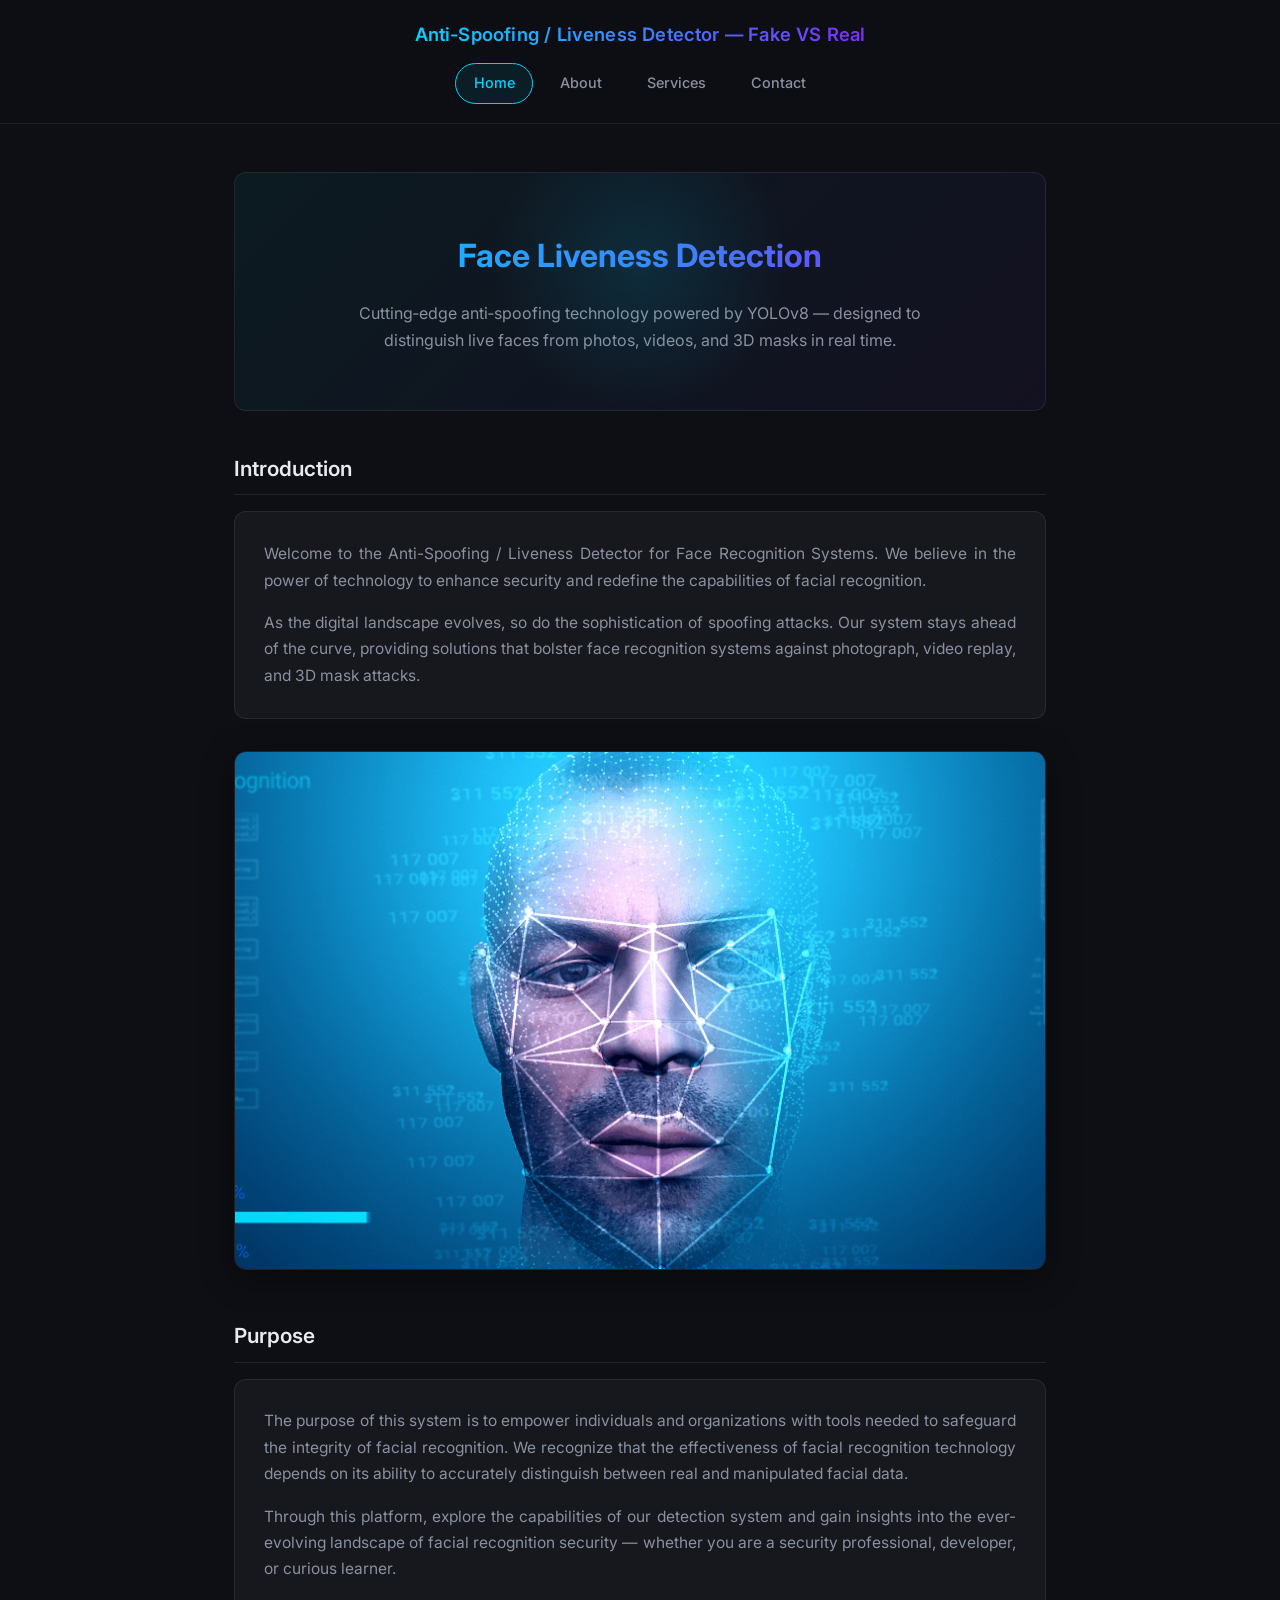
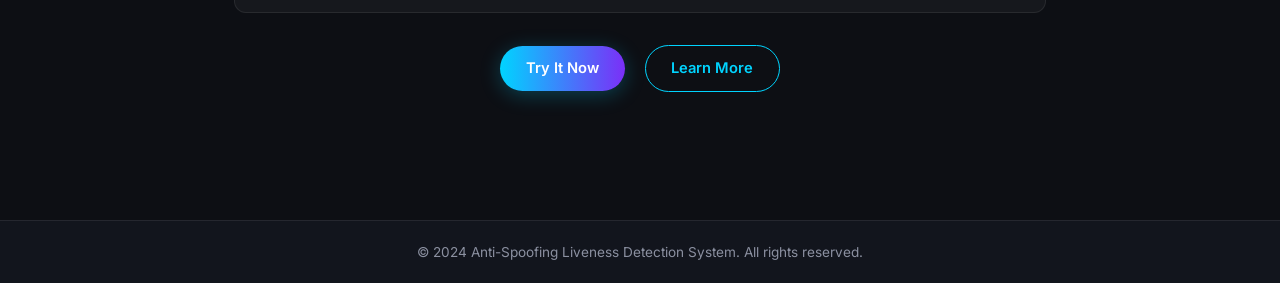
<file: index.html>
<!DOCTYPE html>
<html lang="en">

<head>
    <meta charset="UTF-8">
    <meta name="viewport" content="width=device-width, initial-scale=1.0">
    <meta name="description" content="Anti-Spoofing and Liveness Detection for Face Recognition — distinguishing real faces from fake ones using YOLOv8.">
    <title>AntiSpoofing — Face Liveness Detection</title>
    <link rel="stylesheet" href="style.css">
</head>

<body>
    <header>
        <h1>Anti-Spoofing / Liveness Detector &mdash; Fake VS Real</h1>
        <nav>
            <ul>
                <li><a href="index.html" class="active">Home</a></li>
                <li><a href="about.html">About</a></li>
                <li><a href="newser.html">Services</a></li>
                <li><a href="contact.html">Contact</a></li>
            </ul>
        </nav>
    </header>

    <main>
        <div class="hero">
            <h1>Face Liveness Detection</h1>
            <p>Cutting‑edge anti‑spoofing technology powered by YOLOv8 — designed to distinguish live faces from photos, videos, and 3D masks in real time.</p>
        </div>

        <h2 class="section-heading">Introduction</h2>
        <div class="card">
            <p>Welcome to the Anti-Spoofing / Liveness Detector for Face Recognition Systems. We believe in the power of technology to enhance security and redefine the capabilities of facial recognition.</p>
            <p style="margin-top:1rem;">As the digital landscape evolves, so do the sophistication of spoofing attacks. Our system stays ahead of the curve, providing solutions that bolster face recognition systems against photograph, video replay, and 3D mask attacks.</p>
        </div>

        <div class="face_recog">
            <img src="images/index.png" alt="Anti-spoofing detection demo">
        </div>

        <h2 class="section-heading">Purpose</h2>
        <div class="card">
            <p>The purpose of this system is to empower individuals and organizations with tools needed to safeguard the integrity of facial recognition. We recognize that the effectiveness of facial recognition technology depends on its ability to accurately distinguish between real and manipulated facial data.</p>
            <p style="margin-top:1rem;">Through this platform, explore the capabilities of our detection system and gain insights into the ever-evolving landscape of facial recognition security — whether you are a security professional, developer, or curious learner.</p>
        </div>

        <div style="text-align:center; margin-top:2rem;">
            <a href="newser.html" class="btn btn-primary">Try It Now</a>
            <a href="about.html" class="btn btn-outline" style="margin-left:1rem;">Learn More</a>
        </div>
    </main>

    <footer>
        <p>&copy; 2024 Anti-Spoofing Liveness Detection System. All rights reserved.</p>
    </footer>
</body>

</html>
</file>
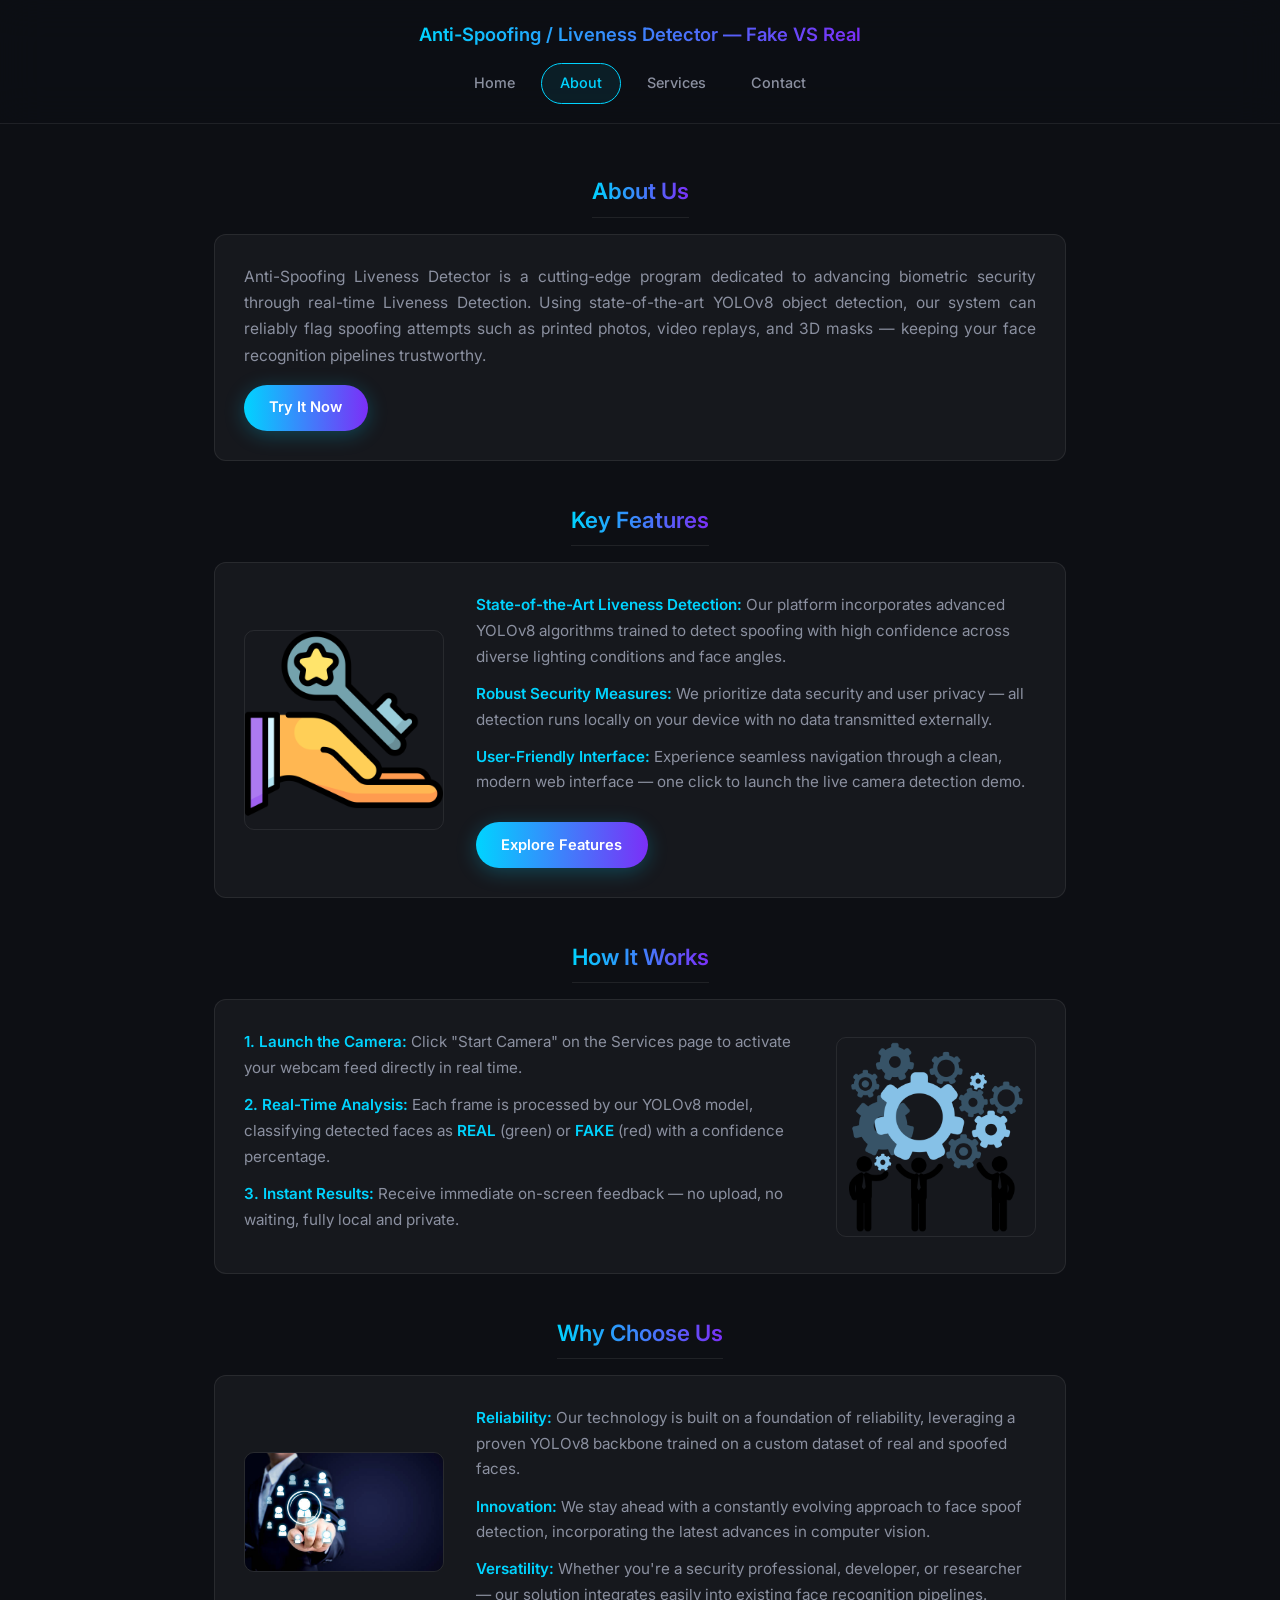
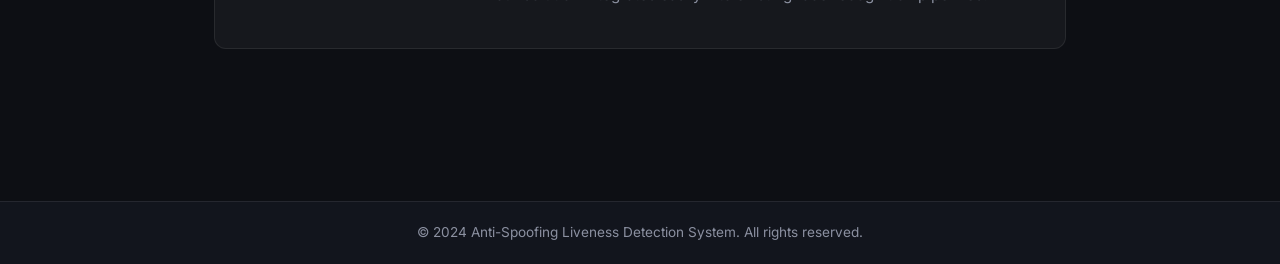
<file: about.html>
<!DOCTYPE html>
<html lang="en">

<head>
    <meta charset="UTF-8">
    <meta name="viewport" content="width=device-width, initial-scale=1.0">
    <meta name="description" content="About the Anti-Spoofing Liveness Detection System — features, how it works, and why it matters.">
    <title>About — AntiSpoofing Liveness Detector</title>
    <link rel="stylesheet" href="about.css">
</head>

<body>
    <header>
        <h1>Anti-Spoofing / Liveness Detector &mdash; Fake VS Real</h1>
        <nav>
            <ul>
                <li><a href="index.html">Home</a></li>
                <li><a href="about.html" class="active">About</a></li>
                <li><a href="newser.html">Services</a></li>
                <li><a href="contact.html">Contact</a></li>
            </ul>
        </nav>
    </header>

    <div class="page-content">

        <div class="section-title"><h3>About Us</h3></div>
        <div class="card">
            <p>Anti-Spoofing Liveness Detector is a cutting-edge program dedicated to advancing biometric security through real-time Liveness Detection. Using state-of-the-art YOLOv8 object detection, our system can reliably flag spoofing attempts such as printed photos, video replays, and 3D masks — keeping your face recognition pipelines trustworthy.</p>
            <a href="newser.html" class="btn btn-primary">Try It Now</a>
        </div>

        <div class="section-title"><h3>Key Features</h3></div>
        <div class="feature-block">
            <img src="images/6954763.png" alt="Key Features">
            <div class="text-block">
                <p><b>State-of-the-Art Liveness Detection:</b> Our platform incorporates advanced YOLOv8 algorithms trained to detect spoofing with high confidence across diverse lighting conditions and face angles.</p>
                <p><b>Robust Security Measures:</b> We prioritize data security and user privacy — all detection runs locally on your device with no data transmitted externally.</p>
                <p><b>User-Friendly Interface:</b> Experience seamless navigation through a clean, modern web interface — one click to launch the live camera detection demo.</p>
                <a href="newser.html" class="btn btn-primary">Explore Features</a>
            </div>
        </div>

        <div class="section-title"><h3>How It Works</h3></div>
        <div class="feature-block">
            <div class="text-block">
                <p><b>1. Launch the Camera:</b> Click "Start Camera" on the Services page to activate your webcam feed directly in real time.</p>
                <p><b>2. Real-Time Analysis:</b> Each frame is processed by our YOLOv8 model, classifying detected faces as <b>REAL</b> (green) or <b>FAKE</b> (red) with a confidence percentage.</p>
                <p><b>3. Instant Results:</b> Receive immediate on-screen feedback — no upload, no waiting, fully local and private.</p>
            </div>
            <img src="images/how-it-works.png" alt="How It Works">
        </div>

        <div class="section-title"><h3>Why Choose Us</h3></div>
        <div class="feature-block">
            <img src="images/istockphoto-864811534-612x612.png" alt="Why Choose Us">
            <div class="text-block">
                <p><b>Reliability:</b> Our technology is built on a foundation of reliability, leveraging a proven YOLOv8 backbone trained on a custom dataset of real and spoofed faces.</p>
                <p><b>Innovation:</b> We stay ahead with a constantly evolving approach to face spoof detection, incorporating the latest advances in computer vision.</p>
                <p><b>Versatility:</b> Whether you're a security professional, developer, or researcher — our solution integrates easily into existing face recognition pipelines.</p>
            </div>
        </div>

    </div>

    <footer>
        <p>&copy; 2024 Anti-Spoofing Liveness Detection System. All rights reserved.</p>
    </footer>
</body>

</html>
</file>
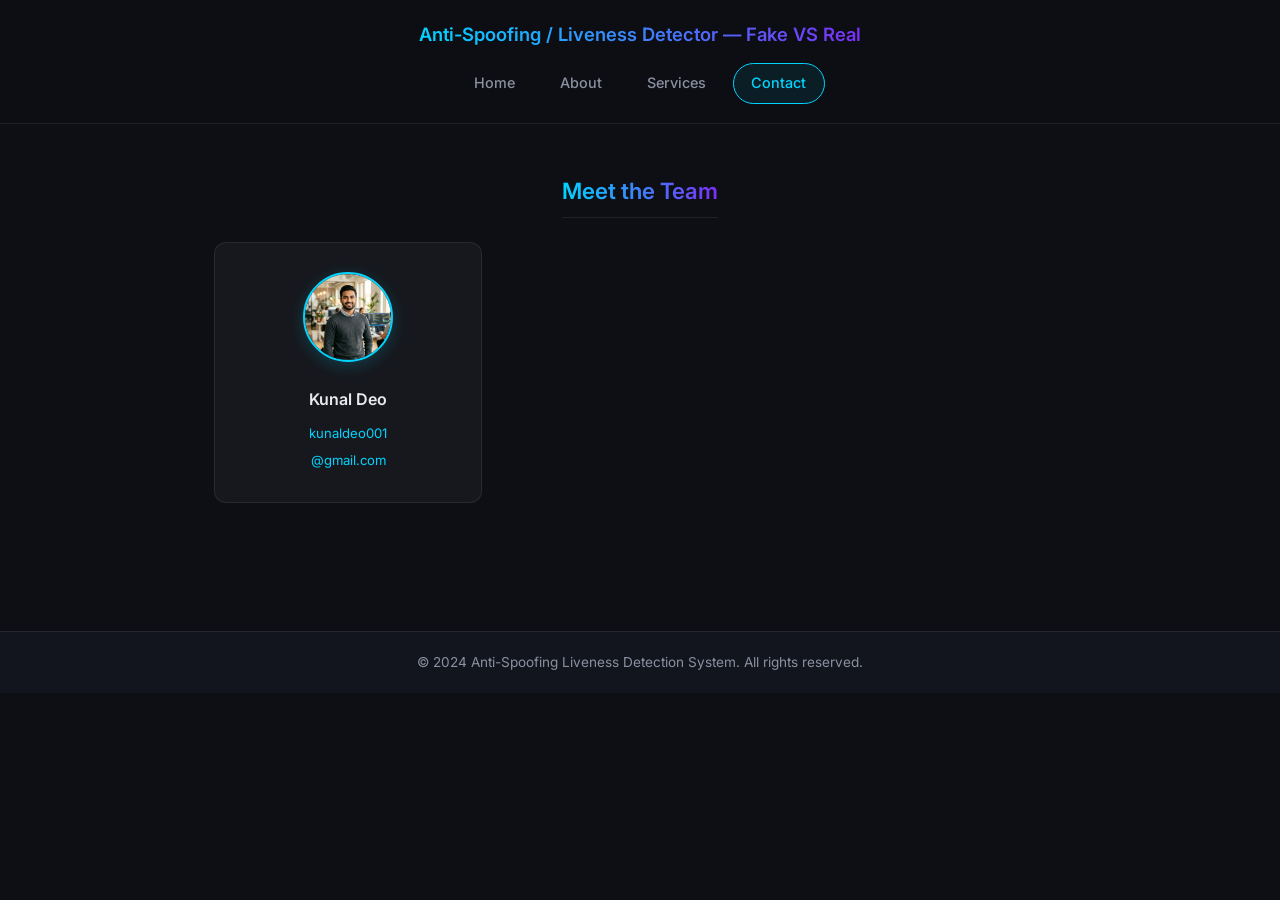
<file: contact.html>
<!DOCTYPE html>
<html lang="en">

<head>
    <meta charset="UTF-8">
    <meta name="viewport" content="width=device-width, initial-scale=1.0">
    <meta name="description" content="Contact Kunal Deo — the developer behind the Anti-Spoofing Liveness Detection system.">
    <title>Contact — AntiSpoofing Liveness Detector</title>
    <link rel="stylesheet" href="about.css">
    <style>
        .team-grid {
            display: grid;
            grid-template-columns: repeat(auto-fill, minmax(200px, 1fr));
            gap: 1.5rem;
            margin-top: 1.5rem;
        }

        .team-card {
            background: var(--surface);
            border: 1px solid var(--border);
            border-radius: var(--radius);
            padding: 1.8rem 1.2rem;
            text-align: center;
            transition: var(--transition);
        }

        .team-card:hover {
            background: var(--surface-hover);
            border-color: rgba(0, 212, 255, 0.25);
            transform: translateY(-4px);
        }

        .team-card img {
            width: 90px;
            height: 90px;
            border-radius: 50%;
            object-fit: cover;
            border: 2px solid var(--accent1);
            margin-bottom: 1rem;
            box-shadow: 0 4px 16px rgba(0, 212, 255, 0.2);
        }

        .team-card .name {
            font-weight: 600;
            font-size: 1rem;
            color: var(--text-primary);
            margin-bottom: 0.35rem;
        }

        .team-card a {
            color: var(--accent1);
            text-decoration: none;
            font-size: 0.82rem;
            word-break: break-all;
            transition: var(--transition);
        }

        .team-card a:hover {
            text-decoration: underline;
        }
    </style>
</head>

<body>
    <header>
        <h1>Anti-Spoofing / Liveness Detector &mdash; Fake VS Real</h1>
        <nav>
            <ul>
                <li><a href="index.html">Home</a></li>
                <li><a href="about.html">About</a></li>
                <li><a href="newser.html">Services</a></li>
                <li><a href="contact.html" class="active">Contact</a></li>
            </ul>
        </nav>
    </header>

    <div class="page-content">
        <div class="section-title"><h3>Meet the Team</h3></div>

        <div class="team-grid">
            <div class="team-card">
                <img src="images/kunal.png" alt="Kunal Deo">
                <div class="name">Kunal Deo</div>
                <a href="mailto:kunaldeo001@gmail.com">kunaldeo001<br>@gmail.com</a>
            </div>
        </div>
    </div>

    <footer>
        <p>&copy; 2024 Anti-Spoofing Liveness Detection System. All rights reserved.</p>
    </footer>
</body>

</html>
</file>
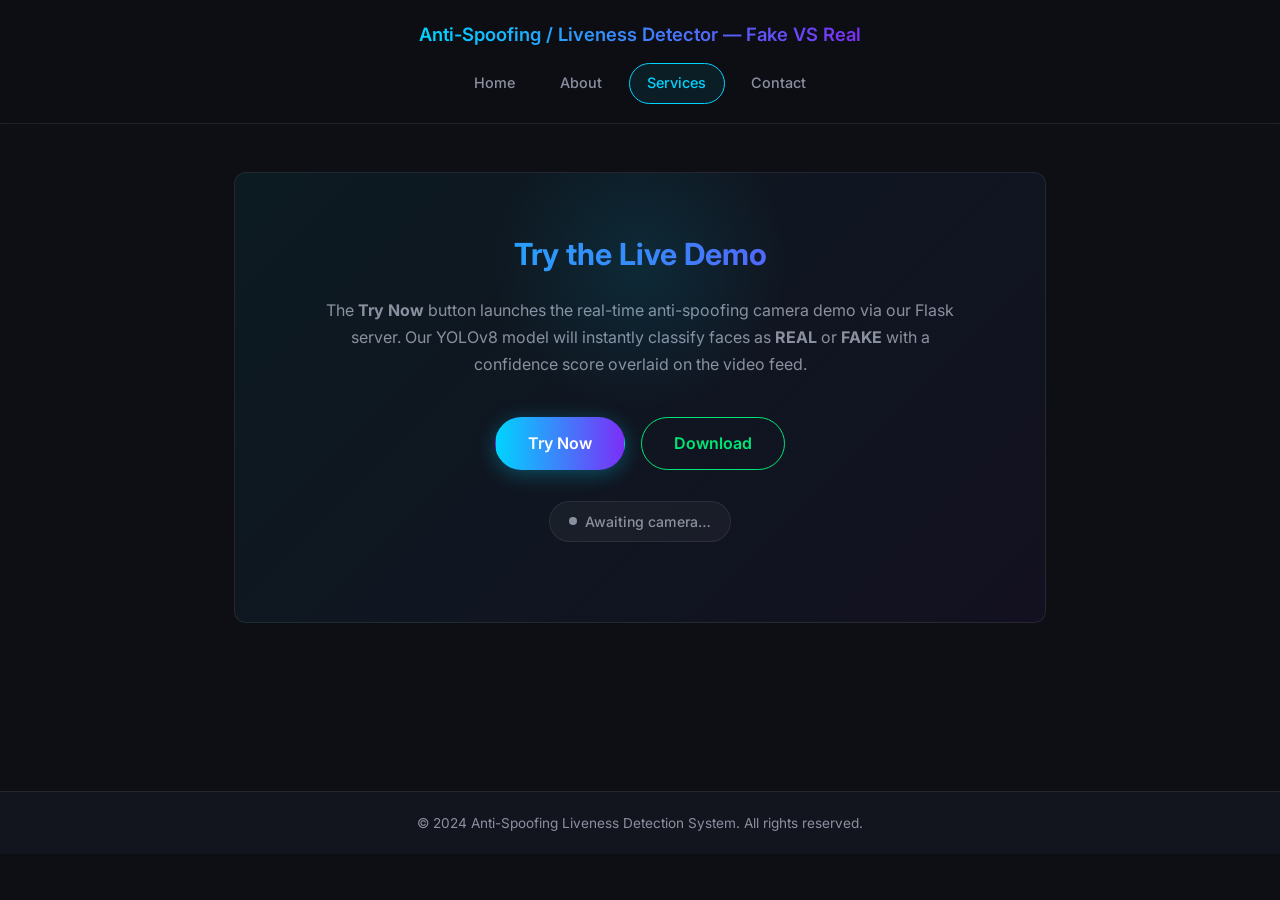
<file: newser.html>
<!DOCTYPE html>
<html lang="en">

<head>
    <meta charset="UTF-8">
    <meta name="viewport" content="width=device-width, initial-scale=1.0">
    <meta name="description" content="Try the Anti-Spoofing Liveness Detection demo — launch the real-time camera detection directly from your browser.">
    <title>Services — AntiSpoofing Liveness Detector</title>
    <link rel="stylesheet" href="newser.css">
</head>

<body>
    <header>
        <h1>Anti-Spoofing / Liveness Detector &mdash; Fake VS Real</h1>
        <nav>
            <ul>
                <li><a href="index.html">Home</a></li>
                <li><a href="about.html">About</a></li>
                <li><a href="newser.html" class="active">Services</a></li>
                <li><a href="contact.html">Contact</a></li>
            </ul>
        </nav>
    </header>

    <div class="page-content">
        <div class="services-hero">
            <h2>Try the Live Demo</h2>
            <p>The <strong>Try Now</strong> button launches the real-time anti-spoofing camera demo via our Flask server. Our YOLOv8 model will instantly classify faces as <strong>REAL</strong> or <strong>FAKE</strong> with a confidence score overlaid on the video feed.</p>
            <a class="btn btn-start" href="http://127.0.0.1:5000">Try Now</a>
            <a class="btn btn-download" href="Anti-Spoof Program.zip" download="Anti_Spoof_Program">Download</a>

            <div class="status-area">
                <span id="status-badge"><span class="dot"></span> Awaiting camera…</span>
            </div>
        </div>
    </div>

    <footer>
        <p>&copy; 2024 Anti-Spoofing Liveness Detection System. All rights reserved.</p>
    </footer>
</body>

</html>
</file>
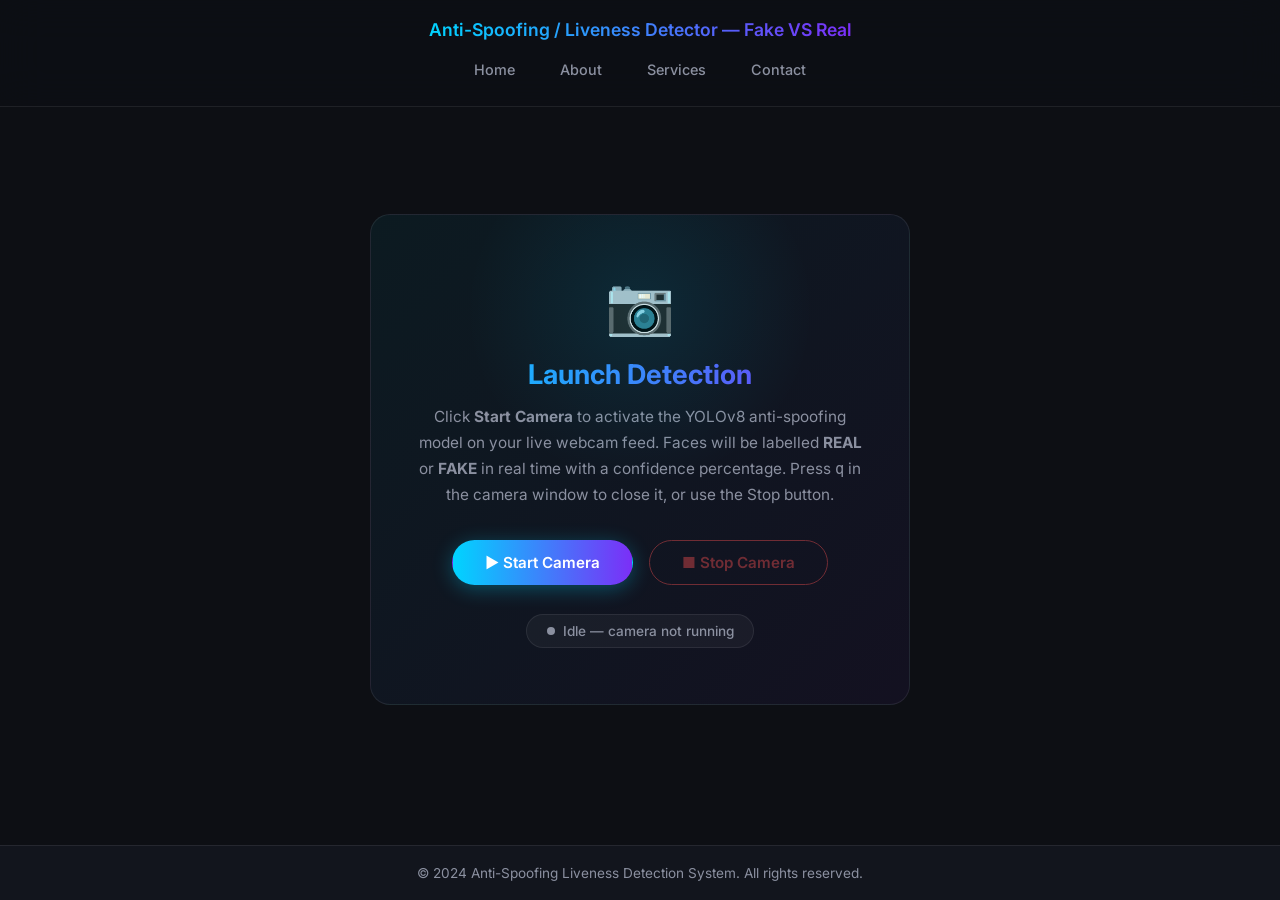
<file: templates/services.html>
<!DOCTYPE html>
<html lang="en">

<head>
    <meta charset="UTF-8">
    <meta name="viewport" content="width=device-width, initial-scale=1.0">
    <meta name="description" content="Launch the live anti-spoofing camera demo directly from this page.">
    <title>Start Detection — AntiSpoofing</title>
    <link rel="preconnect" href="https://fonts.googleapis.com">
    <link rel="stylesheet" href="https://fonts.googleapis.com/css2?family=Inter:wght@300;400;500;600;700&display=swap">
    <style>
        *, *::before, *::after { box-sizing: border-box; margin: 0; padding: 0; }

        :root {
            --bg: #0d0f14;
            --bg2: #12151d;
            --surface: rgba(255,255,255,0.04);
            --surface-hover: rgba(255,255,255,0.08);
            --border: rgba(255,255,255,0.08);
            --accent1: #00d4ff;
            --accent2: #7b2ff7;
            --text-primary: #e8eaf0;
            --text-secondary: #8b90a0;
            --success: #00e676;
            --danger: #ff5252;
            --radius: 12px;
        }

        body {
            font-family: 'Inter', sans-serif;
            background: var(--bg);
            color: var(--text-primary);
            min-height: 100vh;
            display: flex;
            flex-direction: column;
        }

        header {
            background: rgba(13,15,20,0.85);
            backdrop-filter: blur(20px);
            -webkit-backdrop-filter: blur(20px);
            border-bottom: 1px solid var(--border);
            padding: 1.2rem 2rem;
            display: flex;
            flex-direction: column;
            align-items: center;
            gap: 0.8rem;
        }

        header h1 {
            font-size: 1.1rem;
            font-weight: 600;
            background: linear-gradient(90deg, var(--accent1), var(--accent2));
            -webkit-background-clip: text;
            -webkit-text-fill-color: transparent;
            background-clip: text;
            text-align: center;
        }

        nav ul {
            list-style: none;
            display: flex;
            gap: 0.5rem;
            flex-wrap: wrap;
            justify-content: center;
        }

        nav ul li a {
            color: var(--text-secondary);
            text-decoration: none;
            font-size: 0.9rem;
            font-weight: 500;
            padding: 0.45rem 1.1rem;
            border-radius: 50px;
            border: 1px solid transparent;
            transition: 0.3s ease;
            display: inline-block;
        }

        nav ul li a:hover, nav ul li a.active {
            color: var(--accent1);
            border-color: var(--accent1);
            background: rgba(0,212,255,0.08);
        }

        main {
            flex: 1;
            display: flex;
            align-items: center;
            justify-content: center;
            padding: 3rem 1.5rem 5rem;
        }

        .launch-card {
            background: linear-gradient(135deg, rgba(0,212,255,0.06), rgba(123,47,247,0.06));
            border: 1px solid var(--border);
            border-radius: 20px;
            padding: 3.5rem 2.5rem;
            text-align: center;
            max-width: 540px;
            width: 100%;
            position: relative;
            overflow: hidden;
        }

        .launch-card::before {
            content: '';
            position: absolute;
            top: -80px; left: 50%;
            transform: translateX(-50%);
            width: 350px; height: 350px;
            background: radial-gradient(circle, rgba(0,212,255,0.1), transparent 70%);
            pointer-events: none;
        }

        .camera-icon {
            font-size: 3.5rem;
            margin-bottom: 1.2rem;
            display: block;
        }

        .launch-card h2 {
            font-size: 1.7rem;
            font-weight: 700;
            margin-bottom: 0.8rem;
            background: linear-gradient(90deg, var(--accent1), var(--accent2));
            -webkit-background-clip: text;
            -webkit-text-fill-color: transparent;
            background-clip: text;
        }

        .launch-card p {
            color: var(--text-secondary);
            font-size: 0.96rem;
            margin-bottom: 2rem;
            line-height: 1.7;
        }

        .btn-row {
            display: flex;
            gap: 1rem;
            justify-content: center;
            flex-wrap: wrap;
        }

        .btn {
            padding: 0.75rem 2rem;
            border-radius: 50px;
            font-size: 0.95rem;
            font-weight: 600;
            cursor: pointer;
            border: 1.5px solid transparent;
            font-family: 'Inter', sans-serif;
            transition: 0.3s ease;
        }

        #startBtn {
            background: linear-gradient(90deg, var(--accent1), var(--accent2));
            color: #fff;
            box-shadow: 0 4px 20px rgba(0,212,255,0.3);
        }

        #startBtn:hover:not(:disabled) {
            transform: translateY(-2px);
            box-shadow: 0 6px 28px rgba(0,212,255,0.5);
        }

        #startBtn:disabled { opacity: 0.5; cursor: not-allowed; }

        #stopBtn {
            background: transparent;
            color: var(--danger);
            border-color: var(--danger);
        }

        #stopBtn:hover:not(:disabled) {
            background: rgba(255,82,82,0.1);
            transform: translateY(-2px);
        }

        #stopBtn:disabled { opacity: 0.4; cursor: not-allowed; }

        /* Status badge */
        #status-badge {
            display: inline-flex;
            align-items: center;
            gap: 0.5rem;
            padding: 0.5rem 1.2rem;
            border-radius: 50px;
            font-size: 0.85rem;
            font-weight: 500;
            background: var(--surface);
            border: 1px solid var(--border);
            color: var(--text-secondary);
            margin-top: 1.8rem;
            transition: 0.3s ease;
        }

        #status-badge.idle    { border-color: var(--border); color: var(--text-secondary); }
        #status-badge.running { background: rgba(0,230,118,0.1); border-color: var(--success); color: var(--success); }
        #status-badge.error   { background: rgba(255,82,82,0.1); border-color: var(--danger); color: var(--danger); }

        .dot {
            width: 8px; height: 8px;
            border-radius: 50%;
            background: currentColor;
        }

        .dot.pulse { animation: pulse 1.5s infinite; }

        @keyframes pulse {
            0%,100% { opacity:1; transform:scale(1); }
            50%      { opacity:0.35; transform:scale(0.65); }
        }

        footer {
            text-align: center;
            padding: 1.2rem;
            color: var(--text-secondary);
            font-size: 0.85rem;
            border-top: 1px solid var(--border);
            background: var(--bg2);
        }
    </style>
</head>

<body>
    <header>
        <h1>Anti-Spoofing / Liveness Detector &mdash; Fake VS Real</h1>
        <nav>
            <ul>
                <li><a href="/index.html">Home</a></li>
                <li><a href="/about.html">About</a></li>
                <li><a href="/newser.html">Services</a></li>
                <li><a href="/contact.html">Contact</a></li>
            </ul>
        </nav>
    </header>

    <main>
        <div class="launch-card">
            <span class="camera-icon">📷</span>
            <h2>Launch Detection</h2>
            <p>Click <strong>Start Camera</strong> to activate the YOLOv8 anti-spoofing model on your live webcam feed. Faces will be labelled <strong>REAL</strong> or <strong>FAKE</strong> in real time with a confidence percentage. Press <kbd>q</kbd> in the camera window to close it, or use the Stop button.</p>

            <div class="btn-row">
                <button class="btn" id="startBtn">▶ Start Camera</button>
                <button class="btn" id="stopBtn" disabled>■ Stop Camera</button>
            </div>

            <div id="status-badge" class="idle">
                <span class="dot"></span>
                <span id="status-text">Idle — camera not running</span>
            </div>
        </div>
    </main>

    <footer>
        <p>&copy; 2024 Anti-Spoofing Liveness Detection System. All rights reserved.</p>
    </footer>

    <script>
        const startBtn = document.getElementById('startBtn');
        const stopBtn  = document.getElementById('stopBtn');
        const badge    = document.getElementById('status-badge');
        const statusTxt = document.getElementById('status-text');
        const dot      = badge.querySelector('.dot');

        function setStatus(state, message) {
            badge.className = state;
            statusTxt.textContent = message;
            dot.className = state === 'running' ? 'dot pulse' : 'dot';
        }

        startBtn.addEventListener('click', async () => {
            startBtn.disabled = true;
            setStatus('idle', 'Starting camera…');
            try {
                const res  = await fetch('/run_python_program');
                const data = await res.json();
                if (data.status === 'started' || data.status === 'already_running') {
                    setStatus('running', data.status === 'started'
                        ? `Camera running (PID ${data.pid})`
                        : 'Camera already running');
                    stopBtn.disabled = false;
                } else {
                    setStatus('error', `Error: ${data.message}`);
                    startBtn.disabled = false;
                }
            } catch (err) {
                setStatus('error', 'Failed to connect to server.');
                startBtn.disabled = false;
            }
        });

        stopBtn.addEventListener('click', async () => {
            stopBtn.disabled = true;
            setStatus('idle', 'Stopping camera…');
            try {
                const res  = await fetch('/stop_python_program');
                const data = await res.json();
                setStatus('idle', 'Camera stopped.');
                startBtn.disabled = false;
            } catch (err) {
                setStatus('error', 'Failed to stop the camera.');
                stopBtn.disabled = false;
            }
        });
    </script>
</body>

</html>
</file>
<file: style.css>
@import url('https://fonts.googleapis.com/css2?family=Inter:wght@300;400;500;600;700&display=swap');

*, *::before, *::after {
    box-sizing: border-box;
    margin: 0;
    padding: 0;
}

:root {
    --bg: #0d0f14;
    --bg2: #12151d;
    --surface: rgba(255, 255, 255, 0.04);
    --surface-hover: rgba(255, 255, 255, 0.08);
    --border: rgba(255, 255, 255, 0.08);
    --accent1: #00d4ff;
    --accent2: #7b2ff7;
    --text-primary: #e8eaf0;
    --text-secondary: #8b90a0;
    --success: #00e676;
    --danger: #ff5252;
    --radius: 12px;
    --transition: 0.3s ease;
}

html { scroll-behavior: smooth; }

body {
    font-family: 'Inter', sans-serif;
    background: var(--bg);
    color: var(--text-primary);
    min-height: 100vh;
    line-height: 1.7;
}

/* ── Header ── */
header {
    background: rgba(13, 15, 20, 0.85);
    backdrop-filter: blur(20px);
    -webkit-backdrop-filter: blur(20px);
    border-bottom: 1px solid var(--border);
    padding: 1.2rem 2rem;
    position: sticky;
    top: 0;
    z-index: 100;
    display: flex;
    flex-direction: column;
    align-items: center;
    gap: 0.8rem;
}

header h1 {
    font-size: 1.15rem;
    font-weight: 600;
    background: linear-gradient(90deg, var(--accent1), var(--accent2));
    -webkit-background-clip: text;
    -webkit-text-fill-color: transparent;
    background-clip: text;
    text-align: center;
    letter-spacing: 0.01em;
}

/* ── Nav ── */
nav ul {
    list-style: none;
    display: flex;
    gap: 0.5rem;
    flex-wrap: wrap;
    justify-content: center;
}

nav ul li a {
    color: var(--text-secondary);
    text-decoration: none;
    font-size: 0.9rem;
    font-weight: 500;
    padding: 0.45rem 1.1rem;
    border-radius: 50px;
    border: 1px solid transparent;
    transition: var(--transition);
    display: inline-block;
}

nav ul li a:hover,
nav ul li a.active {
    color: var(--accent1);
    border-color: var(--accent1);
    background: rgba(0, 212, 255, 0.08);
}

/* ── Main Content ── */
main {
    max-width: 860px;
    margin: 3rem auto;
    padding: 0 1.5rem 5rem;
}

/* ── Hero ── */
.hero {
    text-align: center;
    padding: 3.5rem 2rem;
    background: linear-gradient(135deg, rgba(0,212,255,0.06), rgba(123,47,247,0.06));
    border: 1px solid var(--border);
    border-radius: var(--radius);
    margin-bottom: 2.5rem;
    position: relative;
    overflow: hidden;
}

.hero::before {
    content: '';
    position: absolute;
    top: -60px; left: 50%;
    transform: translateX(-50%);
    width: 300px; height: 300px;
    background: radial-gradient(circle, rgba(0,212,255,0.12), transparent 70%);
    pointer-events: none;
}

.hero h1 {
    font-size: 2rem;
    font-weight: 700;
    background: linear-gradient(90deg, var(--accent1), var(--accent2));
    -webkit-background-clip: text;
    -webkit-text-fill-color: transparent;
    background-clip: text;
    margin-bottom: 1rem;
}

.hero p {
    color: var(--text-secondary);
    max-width: 620px;
    margin: 0 auto;
    font-size: 1rem;
}

/* ── Section heading ── */
.section-heading {
    font-size: 1.3rem;
    font-weight: 600;
    color: var(--text-primary);
    margin: 2.5rem 0 1rem;
    padding-bottom: 0.5rem;
    border-bottom: 1px solid var(--border);
}

/* ── Glass Card ── */
.card {
    background: var(--surface);
    border: 1px solid var(--border);
    border-radius: var(--radius);
    padding: 1.8rem;
    margin-bottom: 1.5rem;
    transition: var(--transition);
}

.card:hover {
    background: var(--surface-hover);
    border-color: rgba(0, 212, 255, 0.2);
}

.card p {
    color: var(--text-secondary);
    font-size: 0.97rem;
    text-align: justify;
}

/* ── Face Recognition Image ── */
.face_recog {
    text-align: center;
    margin: 2rem 0;
}

.face_recog img {
    max-width: 100%;
    height: auto;
    border-radius: var(--radius);
    border: 1px solid var(--border);
    box-shadow: 0 8px 32px rgba(0, 0, 0, 0.4);
}

/* ── Button ── */
.btn {
    display: inline-block;
    padding: 0.65rem 1.6rem;
    border-radius: 50px;
    font-size: 0.92rem;
    font-weight: 600;
    cursor: pointer;
    text-decoration: none;
    transition: var(--transition);
    border: none;
    font-family: 'Inter', sans-serif;
}

.btn-primary {
    background: linear-gradient(90deg, var(--accent1), var(--accent2));
    color: #fff;
    box-shadow: 0 4px 20px rgba(0, 212, 255, 0.25);
}

.btn-primary:hover {
    transform: translateY(-2px);
    box-shadow: 0 6px 28px rgba(0, 212, 255, 0.4);
}

.btn-outline {
    background: transparent;
    color: var(--accent1);
    border: 1px solid var(--accent1);
}

.btn-outline:hover {
    background: rgba(0, 212, 255, 0.1);
    transform: translateY(-2px);
}

/* ── Footer ── */
footer {
    text-align: center;
    padding: 1.2rem;
    color: var(--text-secondary);
    font-size: 0.85rem;
    border-top: 1px solid var(--border);
    background: var(--bg2);
}

/* ── Responsive ── */
@media (max-width: 640px) {
    header h1 { font-size: 0.95rem; }
    .hero h1 { font-size: 1.5rem; }
    main { margin: 1.5rem auto; }
}
</file>
<file: about.css>
@import url('https://fonts.googleapis.com/css2?family=Inter:wght@300;400;500;600;700&display=swap');

*, *::before, *::after {
    box-sizing: border-box;
    margin: 0;
    padding: 0;
}

:root {
    --bg: #0d0f14;
    --bg2: #12151d;
    --surface: rgba(255, 255, 255, 0.04);
    --surface-hover: rgba(255, 255, 255, 0.08);
    --border: rgba(255, 255, 255, 0.08);
    --accent1: #00d4ff;
    --accent2: #7b2ff7;
    --text-primary: #e8eaf0;
    --text-secondary: #8b90a0;
    --radius: 12px;
    --transition: 0.3s ease;
}

html { scroll-behavior: smooth; }

body {
    font-family: 'Inter', sans-serif;
    background: var(--bg);
    color: var(--text-primary);
    min-height: 100vh;
    line-height: 1.7;
}

/* ── Header ── */
header {
    background: rgba(13, 15, 20, 0.85);
    backdrop-filter: blur(20px);
    -webkit-backdrop-filter: blur(20px);
    border-bottom: 1px solid var(--border);
    padding: 1.2rem 2rem;
    position: sticky;
    top: 0;
    z-index: 100;
    display: flex;
    flex-direction: column;
    align-items: center;
    gap: 0.8rem;
}

header h1 {
    font-size: 1.15rem;
    font-weight: 600;
    background: linear-gradient(90deg, var(--accent1), var(--accent2));
    -webkit-background-clip: text;
    -webkit-text-fill-color: transparent;
    background-clip: text;
    text-align: center;
}

/* ── Nav ── */
nav ul {
    list-style: none;
    display: flex;
    gap: 0.5rem;
    flex-wrap: wrap;
    justify-content: center;
}

nav ul li a {
    color: var(--text-secondary);
    text-decoration: none;
    font-size: 0.9rem;
    font-weight: 500;
    padding: 0.45rem 1.1rem;
    border-radius: 50px;
    border: 1px solid transparent;
    transition: var(--transition);
    display: inline-block;
}

nav ul li a:hover,
nav ul li a.active {
    color: var(--accent1);
    border-color: var(--accent1);
    background: rgba(0, 212, 255, 0.08);
}

/* ── Page content ── */
.page-content {
    max-width: 900px;
    margin: 3rem auto;
    padding: 0 1.5rem 5rem;
}

/* ── Section title ── */
.section-title {
    text-align: center;
    margin: 2.5rem 0 1rem;
}

.section-title h3 {
    font-size: 1.4rem;
    font-weight: 600;
    background: linear-gradient(90deg, var(--accent1), var(--accent2));
    -webkit-background-clip: text;
    -webkit-text-fill-color: transparent;
    background-clip: text;
    display: inline-block;
    padding-bottom: 0.4rem;
    border-bottom: 1px solid var(--border);
}

/* ── Glass card ── */
.card {
    background: var(--surface);
    border: 1px solid var(--border);
    border-radius: var(--radius);
    padding: 1.8rem;
    margin-bottom: 1.5rem;
    transition: var(--transition);
}

.card:hover {
    background: var(--surface-hover);
    border-color: rgba(0, 212, 255, 0.2);
}

.card p {
    color: var(--text-secondary);
    font-size: 0.97rem;
    text-align: justify;
}

/* ── Feature layout (image + text side by side) ── */
.feature-block {
    display: flex;
    align-items: center;
    gap: 2rem;
    background: var(--surface);
    border: 1px solid var(--border);
    border-radius: var(--radius);
    padding: 1.8rem;
    margin-bottom: 1.5rem;
    flex-wrap: wrap;
    transition: var(--transition);
}

.feature-block:hover {
    background: var(--surface-hover);
    border-color: rgba(0, 212, 255, 0.2);
}

.feature-block img {
    width: 200px;
    height: auto;
    border-radius: 10px;
    border: 1px solid var(--border);
    flex-shrink: 0;
    object-fit: cover;
}

.feature-block .text-block {
    flex: 1;
    min-width: 220px;
}

.feature-block .text-block p {
    color: var(--text-secondary);
    font-size: 0.95rem;
    margin-bottom: 0.7rem;
    text-align: left;
}

.feature-block .text-block p b {
    color: var(--accent1);
    font-weight: 600;
}

/* ── Button ── */
.btn {
    display: inline-block;
    padding: 0.65rem 1.6rem;
    border-radius: 50px;
    font-size: 0.92rem;
    font-weight: 600;
    cursor: pointer;
    text-decoration: none;
    transition: var(--transition);
    border: none;
    font-family: 'Inter', sans-serif;
    margin-top: 1rem;
}

.btn-primary {
    background: linear-gradient(90deg, var(--accent1), var(--accent2));
    color: #fff;
    box-shadow: 0 4px 20px rgba(0, 212, 255, 0.25);
}

.btn-primary:hover {
    transform: translateY(-2px);
    box-shadow: 0 6px 28px rgba(0, 212, 255, 0.4);
}

/* ── Footer ── */
footer {
    text-align: center;
    padding: 1.2rem;
    color: var(--text-secondary);
    font-size: 0.85rem;
    border-top: 1px solid var(--border);
    background: var(--bg2);
}

@media (max-width: 640px) {
    .feature-block { flex-direction: column; }
    .feature-block img { width: 100%; }
}
</file>
<file: newser.css>
@import url('https://fonts.googleapis.com/css2?family=Inter:wght@300;400;500;600;700&display=swap');

*, *::before, *::after {
    box-sizing: border-box;
    margin: 0;
    padding: 0;
}

:root {
    --bg: #0d0f14;
    --bg2: #12151d;
    --surface: rgba(255, 255, 255, 0.04);
    --surface-hover: rgba(255, 255, 255, 0.08);
    --border: rgba(255, 255, 255, 0.08);
    --accent1: #00d4ff;
    --accent2: #7b2ff7;
    --text-primary: #e8eaf0;
    --text-secondary: #8b90a0;
    --radius: 12px;
    --transition: 0.3s ease;
}

html { scroll-behavior: smooth; }

body {
    font-family: 'Inter', sans-serif;
    background: var(--bg);
    color: var(--text-primary);
    min-height: 100vh;
    line-height: 1.7;
    text-align: center;
}

/* ── Header ── */
header {
    background: rgba(13, 15, 20, 0.85);
    backdrop-filter: blur(20px);
    -webkit-backdrop-filter: blur(20px);
    border-bottom: 1px solid var(--border);
    padding: 1.2rem 2rem;
    position: sticky;
    top: 0;
    z-index: 100;
    display: flex;
    flex-direction: column;
    align-items: center;
    gap: 0.8rem;
}

header h1 {
    font-size: 1.15rem;
    font-weight: 600;
    background: linear-gradient(90deg, var(--accent1), var(--accent2));
    -webkit-background-clip: text;
    -webkit-text-fill-color: transparent;
    background-clip: text;
    text-align: center;
}

/* ── Nav ── */
nav ul {
    list-style: none;
    display: flex;
    gap: 0.5rem;
    flex-wrap: wrap;
    justify-content: center;
}

nav ul li a {
    color: var(--text-secondary);
    text-decoration: none;
    font-size: 0.9rem;
    font-weight: 500;
    padding: 0.45rem 1.1rem;
    border-radius: 50px;
    border: 1px solid transparent;
    transition: var(--transition);
    display: inline-block;
}

nav ul li a:hover,
nav ul li a.active {
    color: var(--accent1);
    border-color: var(--accent1);
    background: rgba(0, 212, 255, 0.08);
}

/* ── Page ── */
.page-content {
    max-width: 860px;
    margin: 3rem auto;
    padding: 0 1.5rem 5rem;
}

/* ── Hero ── */
.services-hero {
    padding: 3.5rem 2rem;
    background: linear-gradient(135deg, rgba(0,212,255,0.06), rgba(123,47,247,0.06));
    border: 1px solid var(--border);
    border-radius: var(--radius);
    margin-bottom: 2.5rem;
    position: relative;
    overflow: hidden;
}

.services-hero::before {
    content: '';
    position: absolute;
    top: -60px; left: 50%;
    transform: translateX(-50%);
    width: 300px; height: 300px;
    background: radial-gradient(circle, rgba(0,212,255,0.1), transparent 70%);
    pointer-events: none;
}

.services-hero h2 {
    font-size: 1.9rem;
    font-weight: 700;
    background: linear-gradient(90deg, var(--accent1), var(--accent2));
    -webkit-background-clip: text;
    -webkit-text-fill-color: transparent;
    background-clip: text;
    margin-bottom: 1rem;
}

.services-hero p {
    color: var(--text-secondary);
    max-width: 640px;
    margin: 0 auto 2rem;
    font-size: 1rem;
}

/* ── Buttons ── */
.btn {
    display: inline-block;
    padding: 0.75rem 2rem;
    border-radius: 50px;
    font-size: 1rem;
    font-weight: 600;
    cursor: pointer;
    text-decoration: none;
    transition: var(--transition);
    border: 1.5px solid transparent;
    font-family: 'Inter', sans-serif;
    margin: 0.4rem;
}

.btn-start {
    background: linear-gradient(90deg, var(--accent1), var(--accent2));
    color: #fff;
    box-shadow: 0 4px 20px rgba(0, 212, 255, 0.3);
}

.btn-start:hover {
    transform: translateY(-2px);
    box-shadow: 0 6px 28px rgba(0, 212, 255, 0.5);
}

.btn-download {
    background: transparent;
    color: #00e676;
    border-color: #00e676;
}

.btn-download:hover {
    background: rgba(0, 230, 118, 0.1);
    transform: translateY(-2px);
}

/* ── Status badge ── */
.status-area {
    margin: 1.5rem auto;
    max-width: 400px;
}

#status-badge {
    display: inline-flex;
    align-items: center;
    gap: 0.5rem;
    padding: 0.5rem 1.2rem;
    border-radius: 50px;
    font-size: 0.88rem;
    font-weight: 500;
    background: var(--surface);
    border: 1px solid var(--border);
    color: var(--text-secondary);
    transition: var(--transition);
}

#status-badge.running {
    background: rgba(0, 230, 118, 0.1);
    border-color: #00e676;
    color: #00e676;
}

#status-badge.error {
    background: rgba(255, 82, 82, 0.1);
    border-color: #ff5252;
    color: #ff5252;
}

.dot {
    width: 8px; height: 8px;
    border-radius: 50%;
    background: currentColor;
    animation: pulse 1.5s infinite;
}

@keyframes pulse {
    0%, 100% { opacity: 1; transform: scale(1); }
    50%       { opacity: 0.4; transform: scale(0.7); }
}

/* ── Footer ── */
footer {
    text-align: center;
    padding: 1.2rem;
    color: var(--text-secondary);
    font-size: 0.85rem;
    border-top: 1px solid var(--border);
    background: var(--bg2);
}
</file>
